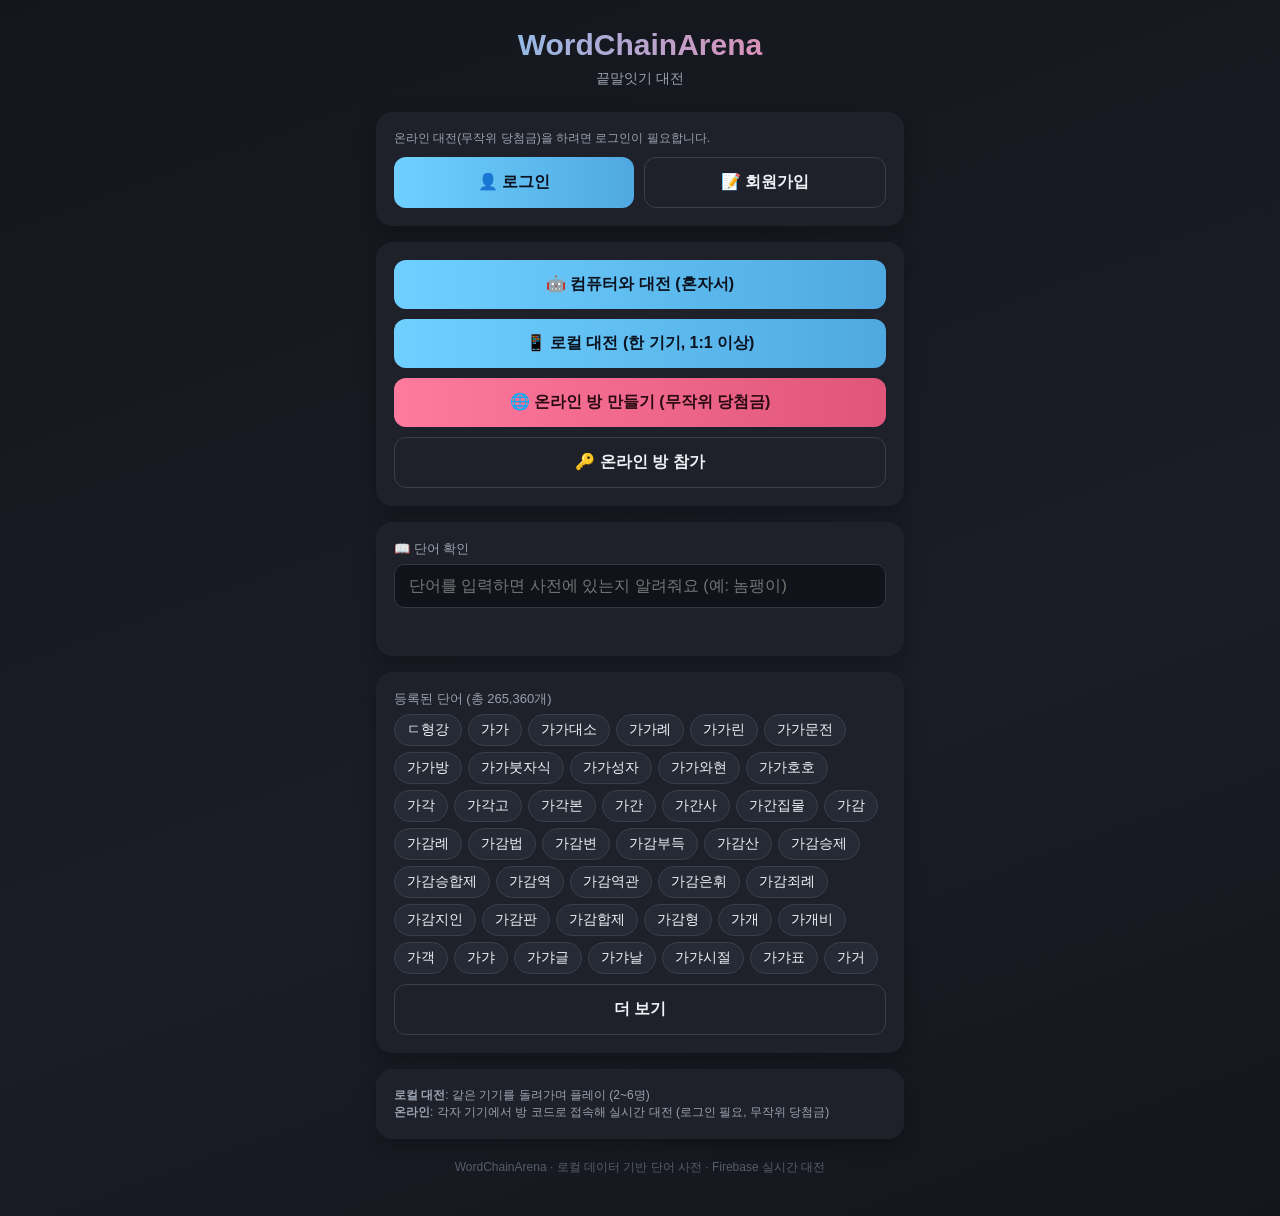
<file: index.html>
<!DOCTYPE html>
<html lang="ko">
<head>
<meta charset="UTF-8">
<meta name="viewport" content="width=device-width, initial-scale=1">
<title>WordChainArena - 끝말잇기</title>
<link rel="stylesheet" href="style.css">
</head>
<body>
<div id="app">

  <!-- 메인 메뉴 -->
  <section id="screen-menu" class="screen active">
    <h1 class="logo">WordChainArena</h1>
    <div class="subtitle">끝말잇기 대전</div>

    <div class="card" id="account-box">
      <div id="account-guest" style="display:flex; flex-direction:column; gap:10px;">
        <div class="small">온라인 대전(무작위 당첨금)을 하려면 로그인이 필요합니다.</div>
        <div class="btn-row">
          <button class="btn primary" data-go="login">👤 로그인</button>
          <button class="btn ghost" data-go="signup">📝 회원가입</button>
        </div>
      </div>
      <div id="account-user" class="hidden" style="display:flex; align-items:center; gap:10px; flex-wrap:wrap;">
        <div style="flex:1;">
          <b id="account-name">-</b>
          <div class="small">💰 보유 코인 <b id="account-coins">0</b></div>
        </div>
        <button class="btn ghost" data-go="ranking" style="width:auto; padding:8px 14px;">🏆 랭킹</button>
        <button class="btn ghost" id="menu-shop-btn" style="width:auto; padding:8px 14px;">🏷️ 칭호 상점</button>
        <button class="btn danger" id="logout-btn" style="width:auto; padding:8px 14px;">로그아웃</button>
      </div>
    </div>

    <div class="card" style="display:flex; flex-direction:column; gap:10px;">
      <button class="btn primary" data-go="cpu-setup">🤖 컴퓨터와 대전 (혼자서)</button>
      <button class="btn primary" data-go="local-setup">📱 로컬 대전 (한 기기, 1:1 이상)</button>
      <button class="btn accent2" id="menu-online-create">🌐 온라인 방 만들기 (무작위 당첨금)</button>
      <button class="btn ghost" id="menu-online-join">🔑 온라인 방 참가</button>
    </div>
    <div class="card">
      <label>📖 단어 확인</label>
      <input type="text" id="dict-q" placeholder="단어를 입력하면 사전에 있는지 알려줘요 (예: 놈팽이)" style="margin-bottom:8px;">
      <div id="dict-result" style="min-height:22px; font-weight:700;"></div>
    </div>
    <div class="card">
      <label>등록된 단어 (총 <span id="dict-total">0</span>개)</label>
      <div class="chips" id="dict-list" style="max-height:260px; overflow-y:auto; margin-bottom:10px;"></div>
      <button class="btn ghost" id="dict-more">더 보기</button>
    </div>
    <div class="card small">
      <b>로컬 대전</b>: 같은 기기를 돌려가며 플레이 (2~6명)<br>
      <b>온라인</b>: 각자 기기에서 방 코드로 접속해 실시간 대전 (로그인 필요, 무작위 당첨금)
    </div>
  </section>

  <!-- 로그인 -->
  <section id="screen-login" class="screen">
    <h1 class="logo" style="font-size:24px;">로그인</h1>
    <div class="card">
      <label>아이디</label>
      <input type="text" id="login-id" maxlength="16" placeholder="아이디">
      <label>비밀번호</label>
      <input type="password" id="login-pw" maxlength="64" placeholder="비밀번호">
      <button class="btn primary" id="login-btn">로그인</button>
      <div class="error-msg" id="login-error"></div>
    </div>
    <button class="btn ghost" data-go="menu">뒤로</button>
    <div class="center-msg" style="padding:6px 0;">계정이 없으신가요? <a href="#" id="go-signup-link">회원가입</a></div>
  </section>

  <!-- 회원가입 -->
  <section id="screen-signup" class="screen">
    <h1 class="logo" style="font-size:24px;">회원가입</h1>
    <div class="card">
      <label>아이디 (2~16자, 영문/숫자/한글)</label>
      <input type="text" id="signup-id" maxlength="16" placeholder="아이디">
      <label>비밀번호 (4자 이상)</label>
      <input type="password" id="signup-pw" maxlength="64" placeholder="비밀번호">
      <label>비밀번호 확인</label>
      <input type="password" id="signup-pw2" maxlength="64" placeholder="비밀번호 확인">
      <button class="btn primary" id="signup-btn">가입하고 시작하기</button>
      <div class="error-msg" id="signup-error"></div>
      <div class="small" style="margin-top:8px;">가입하면 시작 코인 <b id="signup-start-coins">1,000</b>개가 지급됩니다. 이 게임은 실제 돈이 아닌 게임머니이며,
        보안이 강한 서비스가 아니니 다른 곳에서 쓰는 비밀번호는 재사용하지 마세요.</div>
    </div>
    <button class="btn ghost" data-go="menu">뒤로</button>
  </section>

  <!-- 코인 랭킹 -->
  <section id="screen-ranking" class="screen">
    <h1 class="logo" style="font-size:24px;">💰 보유 코인 랭킹</h1>
    <div class="card">
      <div id="ranking-list" class="list-scroll">불러오는 중...</div>
    </div>
    <button class="btn ghost" data-go="menu">뒤로</button>
  </section>

  <!-- 칭호 상점 -->
  <section id="screen-shop" class="screen">
    <h1 class="logo" style="font-size:24px;">🏷️ 칭호 상점</h1>
    <div class="card">
      <div class="small">보유 코인 💰 <b id="shop-mycoins">0</b> · 현재 장착 <b id="shop-equipped">없음</b></div>
    </div>
    <div class="card">
      <label>칭호 목록 (가격 낮은 순)</label>
      <div id="shop-list" class="list-scroll">불러오는 중...</div>
    </div>
    <div class="card small">구매한 칭호는 온라인 대전 중 상대방에게, 그리고 랭킹 화면에서 닉네임 오른쪽에 [칭호] 형태로 표시됩니다.</div>
    <button class="btn ghost" data-go="menu">뒤로</button>
  </section>

  <!-- 컴퓨터 대전 설정 -->
  <section id="screen-cpu-setup" class="screen">
    <h1 class="logo" style="font-size:24px;">컴퓨터 대전 설정</h1>
    <div class="card">
      <div class="field"><label>내 이름</label><input type="text" id="cpu-name" maxlength="10" value="나"></div>
      <label>컴퓨터 난이도</label>
      <select id="cpu-level"><option value="rand">쉬움 (무작위 단어)</option><option value="smart">어려움 (이기는 단어를 노림)</option></select>
    </div>
    <div class="card" id="cpu-settings"></div>
    <div class="btn-row">
      <button class="btn ghost" data-go="menu">뒤로</button>
      <button class="btn primary" id="cpu-start-btn">게임 시작</button>
    </div>
  </section>

  <!-- 로컬 설정 -->
  <section id="screen-local-setup" class="screen">
    <h1 class="logo" style="font-size:24px;">로컬 대전 설정</h1>
    <div class="card">
      <div class="field">
        <label>인원 수 (2~6명)</label>
        <input type="number" id="local-count" min="2" max="6" value="2">
      </div>
      <div id="local-name-fields"></div>
      <button class="btn ghost" id="local-name-refresh">인원 수 적용</button>
    </div>
    <div class="card" id="local-settings"></div>
    <div class="btn-row">
      <button class="btn ghost" data-go="menu">뒤로</button>
      <button class="btn primary" id="local-start-btn">게임 시작</button>
    </div>
  </section>

  <!-- 온라인 방 만들기 -->
  <section id="screen-online-create" class="screen">
    <h1 class="logo" style="font-size:24px;">방 만들기</h1>
    <div class="card">
      <div class="small" style="margin-bottom:8px;">아이디: <b id="create-username">-</b> · 보유 코인 <b id="create-mycoins">0</b></div>
      <div class="small" style="margin-bottom:14px;">🎁 베팅이 아닙니다. 코인은 차감되지 않으며, 게임을 시작하면 당첨금이 <b>5,000원~100,000원(5,000원 단위)</b> 중 무작위로 정해지고, 이긴 사람이 그 금액을 그대로 받습니다.</div>
      <label>방 공개 설정</label>
      <select id="create-public">
        <option value="1">🌐 공개 — 다른 사람이 방 코드 없이 "방 참가" 화면 목록에서 바로 참가</option>
        <option value="0">🔒 비공개 — 방 코드를 아는 사람만 참가 가능</option>
      </select>
      <div id="create-settings"></div>
      <button class="btn primary" id="create-room-btn">방 만들기</button>
      <div class="error-msg" id="create-error"></div>
    </div>
    <button class="btn ghost" data-go="menu">뒤로</button>
  </section>

  <!-- 온라인 방 참가 -->
  <section id="screen-online-join" class="screen">
    <h1 class="logo" style="font-size:24px;">방 참가</h1>
    <div class="card">
      <div class="small" style="margin-bottom:8px;">아이디: <b id="join-username">-</b> · 보유 코인 <b id="join-mycoins">0</b></div>
      <label>방 코드 (4자리)</label>
      <input type="text" id="join-code" maxlength="4" placeholder="예: 1234">
      <button class="btn primary" id="join-room-btn">참가하기</button>
      <div class="error-msg" id="join-error"></div>
    </div>
    <div class="card">
      <label>🌐 공개방 목록 (참가자 모집 중, 3초마다 갱신)</label>
      <div id="join-public-rooms" class="small list-scroll">불러오는 중...</div>
    </div>
    <button class="btn ghost" data-go="menu">뒤로</button>
  </section>

  <!-- 온라인 대기실 -->
  <section id="screen-lobby" class="screen">
    <h1 class="logo" style="font-size:24px;">대기실</h1>
    <div class="card" style="text-align:center;">
      <div class="small">방 코드</div>
      <div class="room-code" id="lobby-code">----</div>
      <div class="small">친구에게 이 코드를 알려주세요</div>
    </div>
    <div class="card small" id="lobby-pot-box">🎁 베팅이 아닙니다. 코인 차감 없이, 게임 시작 시 <b>5,000원~100,000원(5,000원 단위)</b> 당첨금이 무작위로 정해지고 이긴 사람이 그대로 받습니다.</div>
    <div class="card">
      <label>참가자 (<span id="lobby-count">0</span>명)</label>
      <ul class="player-list" id="lobby-players"></ul>
    </div>
    <button class="btn primary" id="lobby-start-btn" style="display:none;">게임 시작</button>
    <div class="center-msg" id="lobby-wait-msg">호스트가 게임을 시작할 때까지 기다려주세요...</div>
    <div class="error-msg" id="lobby-error"></div>
    <button class="btn ghost" id="lobby-leave-btn">나가기</button>
  </section>

  <!-- 게임 화면 -->
  <section id="screen-game" class="screen">
    <div class="card">
      <ul class="player-list" id="game-players"></ul>
    </div>

    <div class="syllable-box">
      <div class="req">이 글자로 시작하는 단어를 입력하세요</div>
      <div class="letter" id="game-syllable">-</div>
      <div class="lastword" id="game-lastword"></div>
    </div>
    <div class="pot-badge hidden" id="game-pot-badge"></div>

    <div class="timer-wrap"><div class="timer-bar" id="timer-bar"></div></div>
    <div class="turn-status" id="turn-status">준비 중...</div>

    <div class="card">
      <div class="row-gap">
        <input type="text" id="word-input" placeholder="단어 입력" style="margin-bottom:0;">
        <button class="btn primary" id="submit-word-btn" style="width:auto; padding:12px 18px;">입력</button>
      </div>
      <div class="error-msg" id="word-error"></div>
      <div class="btn-row">
        <button class="btn danger" id="giveup-btn">포기</button>
      </div>
    </div>

    <div class="card">
      <label>기록</label>
      <div class="history" id="game-history"></div>
    </div>
  </section>

  <!-- 결과 화면 -->
  <section id="screen-result" class="screen">
    <h1 class="logo" style="font-size:24px;">게임 종료</h1>
    <div class="card">
      <div class="small" style="text-align:center;">승자</div>
      <div class="winner-name" id="result-winner">-</div>
      <div class="pot-badge hidden" id="result-pot-badge" style="margin:8px auto 0;"></div>
    </div>
    <div class="card">
      <label>전체 기록</label>
      <div class="history" id="result-history" style="max-height:260px; flex-direction:column;"></div>
    </div>
    <button class="btn accent2" id="replay-btn">🔄 다시 플레이</button>
    <div class="center-msg" id="replay-note" style="padding:0;"></div>
    <button class="btn primary" data-go="menu">메인으로</button>
  </section>

  <div class="footer-note">WordChainArena · 로컬 데이터 기반 단어 사전 · Firebase 실시간 대전</div>
</div>

<div id="site-overlay" class="hidden"><div><div style="font-size:48px;">🔒</div><div id="site-overlay-msg"></div></div></div>
<div id="coin-fx-layer"></div>
<script src="words.js"></script>
<script src="game.js"></script>
<script src="firebase.js"></script>
<script src="app.js"></script>
</body>
</html>
</file>
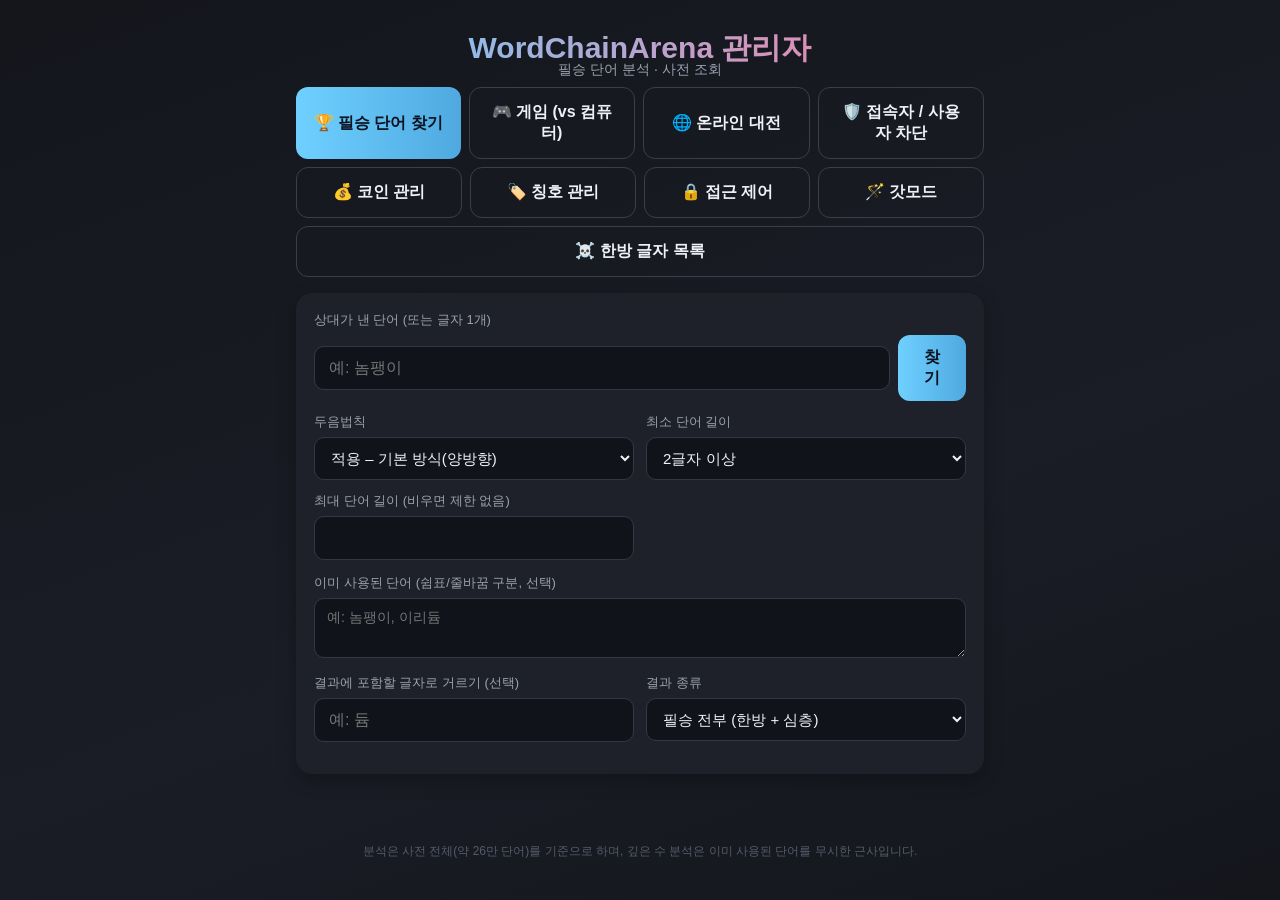
<file: admin.html>
<!DOCTYPE html>
<html lang="ko">
<head>
<meta charset="UTF-8">
<meta name="viewport" content="width=device-width, initial-scale=1">
<title>WordChainArena 관리자 패널</title>
<link rel="stylesheet" href="style.css">
<style>
  #app { max-width: 720px; }
  .tabs { display: flex; gap: 8px; flex-wrap: wrap; } .tabs .btn { min-width: 140px; }
  .tabs .btn { flex: 1; }
  .row2 { display: grid; grid-template-columns: 1fr 1fr; gap: 12px; }
  textarea { width: 100%; min-height: 60px; padding: 10px 12px; border-radius: 10px; border: 1px solid #333846;
    background: #11131a; color: var(--text); font-size: 14px; margin-bottom: 12px; font-family: inherit; }
  .verdict { padding: 12px 14px; border-radius: 12px; font-size: 15px; margin-bottom: 12px; background: var(--panel2); }
  .verdict.good { outline: 2px solid var(--good); } .verdict.bad { outline: 2px solid var(--bad); }
  .ans { display: flex; align-items: center; gap: 10px; padding: 8px 12px; border-radius: 10px; background: #171a22; margin-bottom: 6px; cursor: pointer; }
  .ans b { font-size: 18px; } .ans .tag { margin-left: auto; }
  .badge { font-size: 11px; padding: 2px 8px; border-radius: 999px; background: var(--accent2); color: #2a0b12; font-weight: 700; }
  .badge.d0 { background: var(--good); color: #05230f; }
  .list-scroll { max-height: 55vh; overflow-y: auto; }
  table { width: 100%; border-collapse: collapse; font-size: 14px; }
  td, th { padding: 6px 8px; border-bottom: 1px solid #2a2e3a; text-align: left; }
</style>
</head>
<body>
<div id="app">
  <h1 class="logo">WordChainArena 관리자</h1>
  <div class="subtitle">필승 단어 분석 · 사전 조회</div>

  <div class="tabs">
    <button class="btn primary" data-tab="win">🏆 필승 단어 찾기</button>
    <button class="btn ghost" data-tab="game">🎮 게임 (vs 컴퓨터)</button>
    <button class="btn ghost" data-tab="online">🌐 온라인 대전</button>
    <button class="btn ghost" data-tab="users">🛡️ 접속자 / 사용자 차단</button>
    <button class="btn ghost" data-tab="wallet">💰 코인 관리</button>
    <button class="btn ghost" data-tab="titles">🏷️ 칭호 관리</button>
    <button class="btn ghost" data-tab="lock">🔒 접근 제어</button>
    <button class="btn ghost" data-tab="god">🪄 갓모드</button>
    <button class="btn ghost" data-tab="dead">☠️ 한방 글자 목록</button>
  </div>

  <!-- 필승 단어 찾기 -->
  <section id="tab-win" class="screen active" style="margin-top:16px;">
    <div class="card">
      <label>상대가 낸 단어 (또는 글자 1개)</label>
      <div class="row-gap">
        <input type="text" id="in-word" placeholder="예: 놈팽이" style="margin-bottom:0;">
        <button class="btn primary" id="go-btn" style="width:auto; padding:12px 20px;">찾기</button>
      </div>
      <div style="height:12px"></div>
      <div class="row2">
        <div><label>두음법칙</label>
          <select id="in-dueum"><option value="full">적용 – 기본 방식(양방향)</option><option value="std">적용 – 표준(단방향)</option><option value="none">적용 안 함</option></select></div>
        <div><label>최소 단어 길이</label>
          <select id="in-minlen"><option value="2">2글자 이상</option><option value="3">3글자 이상</option><option value="4">4글자 이상</option></select></div>
      </div>
      <div class="row2"><div><label>최대 단어 길이 (비우면 제한 없음)</label><input type="number" id="in-maxlen" min="2" max="20"></div><div></div></div>
      <label>이미 사용된 단어 (쉼표/줄바꿈 구분, 선택)</label>
      <textarea id="in-used" placeholder="예: 놈팽이, 이리듐"></textarea>
      <div class="row2">
        <div><label>결과에 포함할 글자로 거르기 (선택)</label><input type="text" id="in-filter" placeholder="예: 듐"></div>
        <div><label>결과 종류</label>
          <select id="in-mode"><option value="all">필승 전부 (한방 + 심층)</option><option value="d0">즉시 한방만</option></select></div>
      </div>
    </div>
    <div id="out"></div>
  </section>

  <!-- 게임 -->
  <section id="tab-game" class="screen" style="margin-top:16px;">
    <div class="card">
      <div class="row2">
        <div><label>두음법칙</label>
          <select id="g-dueum"><option value="full">기본 방식(양방향)</option><option value="std">표준(단방향)</option><option value="none">적용 안 함</option></select></div>
        <div><label>최소 단어 길이</label>
          <select id="g-minlen"><option value="2">2글자 이상</option><option value="3">3글자 이상</option><option value="4">4글자 이상</option></select></div>
      </div>
      <div class="row2"><div><label>최대 단어 길이 (비우면 제한 없음)</label><input type="number" id="g-maxlen" min="2" max="20"></div><div></div></div>
      <div class="row2">
        <div><label>한방 단어</label><select id="g-ban"><option value="allow">허용</option><option value="ban">금지</option></select></div>
        <div><label>컴퓨터 실력</label><select id="g-ai"><option value="smart">필승 단어 사용</option><option value="rand">무작위</option></select></div>
      </div>
      <button class="btn primary" id="g-start">새 게임 시작</button>
    </div>
    <div id="g-board" class="hidden">
      <div class="syllable-box"><div class="req">이 글자로 시작하는 단어를 입력하세요</div><div class="letter" id="g-syll">-</div><div class="lastword" id="g-last"></div></div>
      <div class="card" style="margin-top:12px;">
        <div class="row-gap">
          <input type="text" id="g-in" placeholder="단어 입력" style="margin-bottom:0;">
          <button class="btn primary" id="g-send" style="width:auto; padding:12px 18px;">입력</button>
        </div>
        <div class="error-msg" id="g-msg" style="margin-top:8px;"></div>
        <div class="btn-row">
          <button class="btn ghost" id="g-hint">💡 힌트 (필승 단어)</button>
          <button class="btn danger" id="g-giveup">포기</button>
        </div>
        <div class="chips" id="g-hints" style="margin-top:10px;"></div>
      </div>
      <div class="card" style="margin-top:12px;"><label>기록</label><div class="history" id="g-hist"></div></div>
    </div>
  </section>

  <!-- 온라인 대전 -->
  <section id="tab-online" class="screen" style="margin-top:16px;">
    <div class="card" id="o-setup">
      <div class="row2">
        <div><label>닉네임</label><input type="text" id="o-name" maxlength="10" value="관리자"></div>
        <div><label>방 코드 (참가할 때만)</label><input type="text" id="o-code" maxlength="4" placeholder="예: 1234"></div>
      </div>
      <div class="row2">
        <div><label>제한 시간 (초, 방 만들 때)</label><input type="number" id="o-sec" min="5" max="120" value="20"></div>
        <div><label>방 설정</label><div class="small" style="padding:10px 0;">두음법칙·최소 길이·한방 단어는 <b>🎮 게임 탭</b>의 값으로 만들어집니다.</div></div>
      </div>
      <div class="btn-row">
        <button class="btn accent2" id="o-create">방 만들기</button>
        <button class="btn primary" id="o-join">방 참가</button>
      </div>
      <div class="error-msg" id="o-err" style="margin-top:10px;"></div>
      <label style="margin-top:14px;">🟢 참가자 모집 중인 방 (3초마다 갱신)</label>
      <div id="o-rooms" class="small">불러오는 중...</div>
    </div>
    <div id="o-play" class="hidden">
      <div class="card" style="text-align:center;"><span class="small">방 코드</span>
        <div class="room-code" id="o-roomcode">----</div></div>
      <div class="card"><ul class="player-list" id="o-players"></ul></div>
      <button class="btn primary" id="o-start" style="display:none;">게임 시작</button>
      <div class="syllable-box"><div class="letter" id="o-syll">-</div><div class="lastword" id="o-last"></div></div>
      <div class="timer-wrap"><div class="timer-bar" id="o-bar"></div></div>
      <div class="turn-status" id="o-status">대기 중...</div>
      <div class="card">
        <div class="row-gap">
          <input type="text" id="o-in" placeholder="단어 입력" style="margin-bottom:0;" disabled>
          <button class="btn primary" id="o-send" style="width:auto; padding:12px 18px;" disabled>입력</button>
        </div>
        <div class="error-msg" id="o-msg" style="margin-top:8px;"></div>
        <div class="btn-row">
          <button class="btn ghost" id="o-hint">💡 힌트 (필승 단어)</button>
          <button class="btn danger" id="o-giveup">포기</button>
        </div>
        <div class="chips" id="o-hints" style="margin-top:10px;"></div>
      </div>
      <div class="card"><label>기록</label><div class="history" id="o-hist"></div></div>
      <button class="btn ghost" id="o-leave">나가기</button>
    </div>
  </section>

  <!-- 접속자 / 사용자 차단 -->
  <section id="tab-users" class="screen" style="margin-top:16px;">
    <div class="card">
      <label>🟢 현재 접속 중 (최근 30초 이내 활동, 3초마다 갱신) <span id="u-count"></span></label>
      <div id="u-online" class="small">불러오는 중...</div>
    </div>
    <div class="card">
      <label>사용자 직접 차단</label>
      <div class="row-gap">
        <input type="text" id="u-input" placeholder="차단할 아이디" style="margin-bottom:0;">
        <input type="text" id="u-reason" placeholder="사유 (선택)" style="margin-bottom:0;">
        <button class="btn danger" id="u-add" style="width:auto; padding:12px 18px;">차단</button>
      </div>
      <div class="error-msg" id="u-err" style="margin-top:10px;"></div>
    </div>
    <div class="card">
      <label>🚫 차단된 사용자 <span id="u-ban-count"></span></label>
      <div id="u-blocked" class="small">불러오는 중...</div>
    </div>
    <div class="small">차단은 로그인 아이디(계정) 기준입니다. 로그인하지 않은 손님은 계정이 없어 차단할 수 없고, 로컬(vs 컴퓨터) 플레이에는 영향을 주지 않습니다. 차단된 계정은 로그인 상태로 접속하면 사이트 전체가 잠깁니다.</div>
  </section>

  <!-- 코인 관리 -->
  <section id="tab-wallet" class="screen" style="margin-top:16px;">
    <div class="card">
      <label>아이디로 조회 / 변경</label>
      <div class="row-gap">
        <input type="text" id="w-user" placeholder="아이디" style="margin-bottom:0;">
        <button class="btn ghost" id="w-look" style="width:auto; padding:12px 18px;">조회</button>
      </div>
      <div class="verdict good hidden" id="w-info" style="margin-top:4px;"></div>
      <div class="row2" style="margin-top:12px;">
        <div><label>코인 수</label><input type="number" id="w-amount" min="0" placeholder="예: 1000"></div>
        <div><label>&nbsp;</label>
          <div class="btn-row" style="margin-top:0;">
            <button class="btn primary" id="w-add">💰 지급</button>
            <button class="btn danger" id="w-sub">➖ 차감</button>
            <button class="btn ghost" id="w-set">= 값으로 설정</button>
          </div>
        </div>
      </div>
      <div class="error-msg" id="w-err" style="margin-top:10px;"></div>
    </div>
    <div class="card">
      <label>전체 사용자 코인 순위 <span id="w-list-count"></span></label>
      <div id="w-list" class="small list-scroll">불러오는 중...</div>
    </div>
  </section>

  <!-- 칭호 관리 -->
  <section id="tab-titles" class="screen" style="margin-top:16px;">
    <div class="card">
      <label>새 칭호 추가</label>
      <div class="row2">
        <div><label>칭호 이름</label><input type="text" id="t-name" maxlength="20" placeholder="예: 끝판왕"></div>
        <div><label>가격 (코인)</label><input type="number" id="t-price" min="0" step="500" placeholder="예: 5000"></div>
      </div>
      <button class="btn primary" id="t-add">추가</button>
      <div class="error-msg" id="t-err"></div>
    </div>
    <div class="card">
      <label>등록된 칭호 (가격 낮은 순) <span id="t-count"></span></label>
      <div id="t-list" class="small list-scroll">불러오는 중...</div>
    </div>
    <div class="small">추가한 칭호는 일반 유저 화면의 "🏷️ 칭호 상점"에서 코인으로 구매·장착할 수 있으며, 장착 시 온라인 대전 중 상대방과 랭킹 화면에 닉네임 오른쪽에 [칭호] 형태로 표시됩니다.</div>
  </section>

  <!-- 접근 제어 -->
  <section id="tab-lock" class="screen" style="margin-top:16px;">
    <div class="card">
      <div class="verdict" id="l-state">상태 불러오는 중...</div>
      <label>차단 시 일반 유저에게 보여줄 안내 문구</label>
      <input type="text" id="l-msg" maxlength="80" value="점검 중입니다. 잠시 후 다시 접속해주세요.">
      <div class="btn-row">
        <button class="btn danger" id="l-off">🔒 일반 접근 차단 (OFF)</button>
        <button class="btn primary" id="l-on">🔓 접근 허용 (ON)</button>
      </div>
      <div class="small" style="margin-top:12px;">
        차단하면 일반 사이트가 <b>전체 잠금</b>되어 로컬 대전·방 만들기·방 참가 등 아무 기능도 쓸 수 없고, 진행 중인 게임도 중단됩니다.
        관리자 패널은 영향받지 않습니다. 일반 유저 화면에는 최대 5초 안에 반영됩니다.
      </div>
      <div class="error-msg" id="l-err" style="margin-top:10px;"></div>
    </div>
  </section>

  <!-- 갓모드 -->
  <section id="tab-god" class="screen" style="margin-top:16px;">
    <div class="card">
      <div class="verdict" id="god-state">상태 불러오는 중...</div>
      <div class="btn-row">
        <button class="btn danger" id="god-off">🪄 갓모드 끄기 (OFF)</button>
        <button class="btn primary" id="god-on">🪄 갓모드 켜기 (ON)</button>
      </div>
      <div class="small" style="margin-top:12px;">
        관리자인 나에게만 적용됩니다. 켜면 <b>🎮 게임(vs 컴퓨터)</b>와 <b>🌐 온라인 대전</b> 탭에서 내가 내는 단어는
        사전에 없어도 그대로 통과됩니다. (이어야 하는 글자 규칙과 이미 사용한 단어 금지는 그대로 적용됩니다.)
        일반 유저 화면(index.html)이나 온라인 방의 다른 참가자에게는 영향을 주지 않으며, 이 브라우저에만 저장됩니다.
      </div>
    </div>
  </section>

  <!-- 한방 글자 목록 -->
  <section id="tab-dead" class="screen" style="margin-top:16px;">
    <div class="card">
      <div class="small" style="margin-bottom:10px;">현재 설정(위 탭의 두음법칙/최소 길이)에서 <b>이 글자로 끝나면 상대가 이을 단어가 없는</b> 글자입니다.</div>
      <button class="btn ghost" id="dead-btn">목록 불러오기</button>
      <div id="dead-out" style="margin-top:12px;"></div>
    </div>
  </section>

  <div class="footer-note">분석은 사전 전체(약 26만 단어)를 기준으로 하며, 깊은 수 분석은 이미 사용된 단어를 무시한 근사입니다.</div>
</div>

<script src="words.js"></script>
<script src="game.js"></script>
<script src="firebase.js"></script>
<script>
const $ = id => document.getElementById(id);
const esc = s => s.replace(/[&<>]/g, c => ({ '&': '&amp;', '<': '&lt;', '>': '&gt;' }[c]));

document.querySelectorAll('[data-tab]').forEach(b => b.addEventListener('click', () => {
  document.querySelectorAll('[data-tab]').forEach(x => x.classList.replace('primary', 'ghost'));
  b.classList.replace('ghost', 'primary');
  document.querySelectorAll('.screen').forEach(s => s.classList.remove('active'));
  $('tab-' + b.dataset.tab).classList.add('active');
}));

const maxOf = (a, b) => { const mn = parseInt($(a).value), mx = parseInt($(b).value) || 0; return mx && mx < mn ? mn : mx; };
function applySettings() {
  Game.setSettings({ dueum: $('in-dueum').value, minLen: parseInt($('in-minlen').value), maxLen: maxOf('in-minlen', 'in-maxlen') });
}
const wait = fn => { $('out').innerHTML = '<div class="center-msg">분석 중...</div>'; setTimeout(fn, 30); };

function run() {
  const word = $('in-word').value.trim();
  if (!/^[가-힣]+$/.test(word)) { $('out').innerHTML = '<div class="verdict bad">한글 단어(또는 글자 1개)를 입력하세요.</div>'; return; }
  wait(() => {
    applySettings();
    const used = new Set($('in-used').value.split(/[,\n]/).map(s => s.trim()).filter(Boolean));
    const syll = Game.lastSyll(word);
    const starts = Game.equivClass(syll);
    let list = Game.winWords(word, used);
    const d0 = list.filter(x => x.depth === 0).length;
    if ($('in-mode').value === 'd0') list = list.filter(x => x.depth === 0);
    const f = $('in-filter').value.trim();
    if (f) list = list.filter(x => x.word.includes(f));

    const inDict = word.length === 1 || Game.exists(word);
    const warn = inDict ? '' : ' <span class="small">(사전에 없는 단어입니다)</span>';
    let html = `<div class="verdict ${d0 || list.length ? 'good' : 'bad'}"><b>${esc(word)}</b>${warn} → 이어야 하는 글자: <b>${starts.map(esc).join(' / ')}</b><br>` +
      (list.length
        ? `필승 단어 <b>${list.length.toLocaleString()}</b>개 (즉시 한방 ${d0.toLocaleString()}개)`
        : `필승 단어가 없습니다. 이 단어를 받은 쪽이 불리하지 않거나(무한 반복 가능), 사전상 필승 경로가 없습니다.`) + `</div>`;

    html += '<div class="list-scroll">' + list.slice(0, 200).map(x => {
      const l = Game.lastSyll(x.word);
      const n = Game.candidates(l, new Set([...used, word, x.word])).length;
      const tag = x.depth === 0
        ? `<span class="badge d0">즉시 한방</span>`
        : `<span class="badge">${x.depth + 1}수 필승</span>`;
      return `<div class="ans" data-w="${esc(x.word)}"><b>${esc(x.word)}</b>${tag}<span class="tag">'${esc(l)}'로 이을 수 있는 단어 ${n}개</span></div>`;
    }).join('') + (list.length > 200 ? `<div class="small" style="text-align:center;padding:8px;">상위 200개만 표시 (거르기로 좁혀보세요)</div>` : '') + '</div>';
    $('out').innerHTML = html;
    $('out').querySelectorAll('.ans').forEach(el => el.addEventListener('click', () => {
      navigator.clipboard && navigator.clipboard.writeText(el.dataset.w);
      $('in-word').value = el.dataset.w;   // 눌러서 이어서 분석 가능
    }));
  });
}
// ===== 직전 단어 표시 =====
function lastWordHTML(pairs) {   // pairs: [[누가, 단어], ...]
  for (let i = pairs.length - 1; i >= 0; i--) {
    if (['시작 글자', '결과'].includes(pairs[i][0])) continue;
    const w = pairs[i][1];
    return '직전 단어: ' + esc(w.slice(0, -1)) + '<b>' + esc(w.slice(-1)) + '</b>';
  }
  return '';
}
// ===== 관리자 게임 (vs 컴퓨터) =====
const G = { used: new Set(), syll: null, hist: [], over: false, ban: false };
function gRender() {
  $('g-board').classList.remove('hidden');
  $('g-syll').textContent = G.syll;
  $('g-last').innerHTML = lastWordHTML(G.hist);
  $('g-hist').innerHTML = G.hist.map(([who, w]) => `<div class="entry"><span>${esc(w)}</span><span class="who">${who}</span></div>`).join('');
  $('g-in').disabled = $('g-send').disabled = G.over;
}
function gEnd(msg) { G.over = true; G.hist.push(['결과', msg]); $('g-msg').textContent = msg; gRender(); }
function gGoodWords(syll) {   // syll 로 이을 때 필승인 단어들 (한방 금지 규칙 반영)
  let l = Game.winWords(syll, G.used);
  return G.ban ? l.filter(x => x.depth > 0) : l;
}
$('g-start').addEventListener('click', () => {
  Game.setSettings({ dueum: $('g-dueum').value, minLen: parseInt($('g-minlen').value), maxLen: maxOf('g-minlen', 'g-maxlen'), banHanbang: $('g-ban').value === 'ban' });
  G.ban = $('g-ban').value === 'ban';
  const st = Game.newStart();
  G.used = new Set(st.word ? [st.word] : []); G.syll = st.syll; G.over = false;
  G.hist = [[st.label, st.word || st.syll]]; $('g-msg').textContent = ''; $('g-hints').innerHTML = ''; gRender();
});
function gSend() {
  if (G.over) return;
  const w = $('g-in').value.trim(), v = Game.validateMove(w, G.syll, G.used);
  if (!v.ok) { $('g-msg').textContent = v.reason; return; }
  $('g-msg').textContent = ''; $('g-hints').innerHTML = ''; $('g-in').value = '';
  G.used.add(w); G.hist.push(['나', w]);
  const cands = Game.candidates(Game.lastSyll(w), G.used).filter(c => !G.ban || Game.hasAnyContinuation(Game.lastSyll(c), G.used, c));
  if (!cands.length) return gEnd('🏆 컴퓨터가 이을 단어가 없습니다. 내 승리!');
  let pick;
  if ($('g-ai').value === 'smart') { const g = gGoodWords(w); if (g.length) pick = g[0].word; }
  pick = pick || cands[Math.floor(Math.random() * cands.length)];
  G.used.add(pick); G.hist.push(['컴퓨터', pick]); G.syll = Game.lastSyll(pick);
  if (!Game.hasAnyContinuation(G.syll, G.used)) return gEnd('💀 이을 단어가 없습니다. 컴퓨터 승리!');
  gRender();
}
$('g-send').addEventListener('click', gSend);
$('g-in').addEventListener('keydown', e => { if (e.key === 'Enter') gSend(); });
$('g-giveup').addEventListener('click', () => { if (!G.over) gEnd('포기했습니다. 컴퓨터 승리!'); });
$('g-hint').addEventListener('click', () => {
  if (G.over) return;
  let g = gGoodWords(G.syll), label = '필승';
  let words = g.slice(0, 8).map(x => x.word);
  if (!words.length) {
    label = '일반';
    words = Game.candidates(G.syll, G.used).filter(c => !G.ban || Game.hasAnyContinuation(Game.lastSyll(c), G.used, c)).slice(0, 8);
  }
  $('g-hints').innerHTML = `<span class="small" style="width:100%">${label} 힌트 (눌러서 입력)</span>` +
    words.map(w => `<button class="chip">${esc(w)}</button>`).join('');
  $('g-hints').querySelectorAll('button').forEach(b => b.addEventListener('click', () => { $('g-in').value = b.textContent; }));
});

// ===== 관리자 온라인 대전 =====
const O = { id: 'adm_' + Math.random().toString(36).slice(2, 8), name: '', code: null, room: null, poll: null, tick: null, elim: false };
const oUsed = () => new Set((O.room && O.room.usedWords) || []);
const oMine = () => O.room && O.room.status === 'playing' && (O.room.order || [])[O.room.turnIndex] === O.id;

async function oEnter(room, code, name) {
  O.room = room; O.code = code; O.name = name; O.elim = false;
  if (room.settings) Game.setSettings(room.settings);
  $('o-setup').classList.add('hidden'); $('o-play').classList.remove('hidden');
  $('o-roomcode').textContent = code;
  clearInterval(O.poll); clearInterval(O.tick);
  O.poll = setInterval(oPoll, 1200); O.tick = setInterval(oTick, 200);
  oRender();
}
async function oJoinCode(code) {
  const name = $('o-name').value.trim() || '관리자'; $('o-err').textContent = '';
  try { const room = await FB.joinRoom(code, name, O.id); await oEnter(room, code, name); }
  catch (e) { $('o-err').textContent = e.message; }
}
async function oListRooms() {
  if (O.code || !$('tab-online').classList.contains('active')) return;
  try {
    const rooms = await FB.listRooms();
    FB.sweep(rooms).catch(() => {});
    const arr = Object.values(rooms).filter(r => r && r.status === 'waiting' && Date.now() - (r.createdAt || 0) < 6 * 3600e3)
      .sort((a, b) => b.createdAt - a.createdAt);
    $('o-rooms').innerHTML = arr.length ? arr.map(r => {
      const ids = Object.keys(r.players || {}), host = (r.players[r.hostId] || {}).name || '?';
      return `<div class="ans"><b>${esc(r.code)}</b><span>방장 ${esc(host)}</span><span class="tag">${ids.length}명 대기 중</span>
        <button class="btn primary" data-code="${esc(r.code)}" style="width:auto; padding:6px 14px; font-size:14px;">바로 참가</button></div>`;
    }).join('') : '현재 모집 중인 방이 없습니다.';
    $('o-rooms').querySelectorAll('button[data-code]').forEach(b => b.addEventListener('click', e => { e.stopPropagation(); oJoinCode(b.dataset.code); }));
  } catch (e) { $('o-rooms').textContent = '방 목록을 불러오지 못했습니다.'; }
}
setInterval(oListRooms, 3000);
document.querySelector('[data-tab="online"]').addEventListener('click', () => setTimeout(oListRooms, 50));
$('o-create').addEventListener('click', async () => {
  const name = $('o-name').value.trim() || '관리자'; $('o-err').textContent = '';
  const s = { dueum: $('g-dueum').value, minLen: parseInt($('g-minlen').value), maxLen: maxOf('g-minlen', 'g-maxlen'), banHanbang: $('g-ban').value === 'ban',
              turnSeconds: Math.max(5, Math.min(120, parseInt($('o-sec').value) || 20)), startMode: 'random', startSyll: '', assist: true };
  try { const room = await FB.createRoom(name, O.id, s); await oEnter(room, room.code, name); }
  catch (e) { $('o-err').textContent = e.message; }
});
$('o-join').addEventListener('click', async () => {
  const name = $('o-name').value.trim() || '관리자', code = $('o-code').value.trim(); $('o-err').textContent = '';
  if (!code) { $('o-err').textContent = '방 코드를 입력하세요.'; return; }
  try { const room = await FB.joinRoom(code, name, O.id); await oEnter(room, code, name); }
  catch (e) { $('o-err').textContent = e.message; }
});
async function oPoll() {
  try {
    const room = await FB.getRoom(O.code);
    if (!room) return;
    O.room = room;
    if (room.settings) Game.setSettings(room.settings);
    oRender();
    if (room.status === 'finished') { clearInterval(O.poll); clearInterval(O.tick); }
  } catch (e) { console.error(e); }
}
function oRender() {
  const r = O.room; if (!r) return;
  const order = r.order || [];
  $('o-players').innerHTML = order.map((pid, i) => {
    const p = r.players[pid] || {}, cls = (r.status === 'playing' && i === r.turnIndex && p.alive ? 'turn ' : '') + (p.alive ? '' : 'dead');
    return `<li class="${cls}">${esc(p.name || '?')}${pid === r.hostId ? ' (방장)' : ''}${pid === O.id ? ' (나)' : ''}</li>`;
  }).join('');
  $('o-start').style.display = r.status === 'waiting' && r.hostId === O.id ? 'block' : 'none';
  $('o-syll').textContent = r.currentSyllable || '-';
  $('o-last').innerHTML = lastWordHTML((r.history || []).map(h => [h.name, h.word]));
  $('o-hist').innerHTML = (r.history || []).map(h => `<div class="entry"><span>${esc(h.word)}</span><span class="who">${esc(h.name)}</span></div>`).join('');
  if (r.status === 'finished') {
    const w = r.winnerId && r.players[r.winnerId] ? r.players[r.winnerId].name : '무승부';
    $('o-status').textContent = `게임 종료 – 🏆 ${w}`; $('o-in').disabled = $('o-send').disabled = true;
  } else if (r.status === 'waiting') $('o-status').textContent = '대기 중... (방장이 시작하면 진행됩니다)';
}
function oTick() {
  const r = O.room; if (!r || r.status !== 'playing') return;
  const total = (r.turnSeconds || 20) * 1000, rem = Math.max(0, total - (Date.now() - (r.turnStartedAt || Date.now())));
  $('o-bar').style.width = (rem / total * 100) + '%'; $('o-bar').classList.toggle('warn', rem / total < .3);
  const cur = r.players[(r.order || [])[r.turnIndex]] || {}, mine = oMine();
  $('o-status').textContent = mine ? `내 차례! (${Math.ceil(rem / 1000)}초)` : `${cur.name || '?'}님 차례 (${Math.ceil(rem / 1000)}초)`;
  $('o-status').classList.toggle('mine', mine);
  $('o-in').disabled = $('o-send').disabled = !mine;
  if (rem <= 0 && !O.elim) { O.elim = true; FB.eliminateCurrentPlayer(O.code, r).finally(() => setTimeout(() => O.elim = false, 1500)); }
}
$('o-start').addEventListener('click', async () => {
  if (Object.keys(O.room.players).length < 2) { $('o-msg').textContent = '최소 2명이 필요합니다.'; return; }
  await FB.startGame(O.code, O.room);
});
async function oSend() {
  const w = $('o-in').value.trim();
  if (!oMine()) { $('o-msg').textContent = '내 차례가 아닙니다.'; return; }
  const v = Game.validateMove(w, O.room.currentSyllable, oUsed());
  if (!v.ok) { $('o-msg').textContent = v.reason; return; }
  $('o-msg').textContent = ''; $('o-hints').innerHTML = ''; $('o-in').value = '';
  await FB.submitWord(O.code, O.room, O.id, O.name, w);
}
$('o-send').addEventListener('click', oSend);
$('o-in').addEventListener('keydown', e => { if (e.key === 'Enter') oSend(); });
$('o-giveup').addEventListener('click', () => { if (oMine()) FB.eliminateCurrentPlayer(O.code, O.room); else $('o-msg').textContent = '내 차례가 아닙니다.'; });
$('o-hint').addEventListener('click', () => {
  const r = O.room; if (!r || !r.currentSyllable) return;
  const ban = Game.getSettings().banHanbang, used = oUsed(), ok = c => !ban || Game.hasAnyContinuation(Game.lastSyll(c), used, c);
  let words = Game.winWords(r.currentSyllable, used).filter(x => !ban || x.depth > 0).slice(0, 8).map(x => x.word), label = '필승';
  if (!words.length) { label = '일반'; words = Game.candidates(r.currentSyllable, used).filter(ok).slice(0, 8); }
  $('o-hints').innerHTML = `<span class="small" style="width:100%">${label} 힌트 (눌러서 입력)</span>` + words.map(w => `<button class="chip">${esc(w)}</button>`).join('');
  $('o-hints').querySelectorAll('button').forEach(b => b.addEventListener('click', () => { $('o-in').value = b.textContent; }));
});
$('o-leave').addEventListener('click', () => {
  clearInterval(O.poll); clearInterval(O.tick); O.room = null; O.code = null;
  $('o-play').classList.add('hidden'); $('o-setup').classList.remove('hidden');
});

// ===== 접근 제어 =====
async function lRefresh() {
  try {
    const c = await FB.getConfig(), off = c.siteOpen === false;
    $('l-state').className = 'verdict ' + (off ? 'bad' : 'good');
    $('l-state').innerHTML = off ? '현재 상태: <b>🔒 차단 중 (OFF)</b>' : '현재 상태: <b>🔓 허용 중 (ON)</b>';
    if (c.message) $('l-msg').value = c.message;
  } catch (e) { $('l-state').textContent = '상태를 불러오지 못했습니다.'; }
}
async function lSet(open) {
  $('l-err').textContent = '';
  try { await FB.setConfig({ siteOpen: open, message: $('l-msg').value.trim(), updatedAt: Date.now() }); await lRefresh(); }
  catch (e) { $('l-err').textContent = e.message; }
}
$('l-off').addEventListener('click', () => lSet(false));
$('l-on').addEventListener('click', () => lSet(true));
lRefresh();

// ===== 갓모드 (관리자 브라우저에만 적용되는 로컬 설정) =====
function godRefresh() {
  const on = localStorage.getItem('wca_godmode') === '1';
  Game.setGodMode(on);
  $('god-state').className = 'verdict ' + (on ? 'good' : 'bad');
  $('god-state').innerHTML = on ? '현재 상태: <b>🪄 켜짐 (ON)</b> – 이 관리자 화면에서 내가 내는 단어는 사전에 없어도 허용됩니다.' : '현재 상태: <b>꺼짐 (OFF)</b>';
}
function godSet(on) {
  localStorage.setItem('wca_godmode', on ? '1' : '0');
  godRefresh();
}
$('god-off').addEventListener('click', () => godSet(false));
$('god-on').addEventListener('click', () => godSet(true));
godRefresh();

// ===== 접속자 / 사용자 차단 =====
const ago = t => { const s = Math.max(0, Math.round((Date.now() - t) / 1000)); return s < 60 ? `${s}초 전` : `${Math.floor(s / 60)}분 전`; };
const SCREEN_KO = { menu: '메인', 'local-setup': '로컬 설정', 'cpu-setup': '컴퓨터 설정', 'online-create': '방 만들기', 'online-join': '방 참가', lobby: '대기실', game: '게임 중', result: '결과' };
async function uRefresh() {
  if (!$('tab-users').classList.contains('active')) return;
  try {
    const [pres, ban] = await Promise.all([FB.listPresence(), FB.listBlockedUsers()]);
    const now = Date.now(), sessions = [];
    Object.entries(pres).forEach(([id, p]) => {
      if (!p) return;
      if (now - p.lastSeen > 10 * 60e3) { FB.deletePresence(id); return; }
      if (now - p.lastSeen > 30e3) return;
      sessions.push(p);
    });
    $('u-count').textContent = `(${sessions.length}명)`;
    $('u-online').innerHTML = sessions.length ? sessions.slice().sort((a, b) => b.lastSeen - a.lastSeen).map(p => {
      const name = (p.name || '').trim();
      const banned = name && !!ban[name];
      const info = `${SCREEN_KO[p.screen] || esc(p.screen || '')}${p.room ? ' · 방 ' + esc(p.room) : ''}`;
      return `<div class="ans" style="cursor:default; flex-wrap:wrap;"><b>${name ? esc(name) : '게스트(비로그인)'}</b>
        <span class="small">${info} · ${ago(p.lastSeen)}</span>
        ${name
          ? `<button class="btn ${banned ? 'ghost' : 'danger'}" data-user="${esc(name)}" data-act="${banned ? 'unban' : 'ban'}" style="width:auto; padding:6px 14px; font-size:14px; margin-left:auto;">${banned ? '차단됨 · 해제' : '차단'}</button>`
          : `<span class="small" style="margin-left:auto;">비로그인 · 차단 불가</span>`}</div>`;
    }).join('') : '현재 접속 중인 사용자가 없습니다.';
    const bl = Object.values(ban).filter(Boolean).sort((a, b) => b.at - a.at);
    $('u-ban-count').textContent = `(${bl.length}개)`;
    $('u-blocked').innerHTML = bl.length ? bl.map(b => `<div class="ans" style="cursor:default; flex-wrap:wrap;"><b>${esc(b.username)}</b>
      <span class="small">${b.reason ? esc(b.reason) + ' · ' : ''}${new Date(b.at).toLocaleString('ko-KR')}</span>
      <button class="btn ghost" data-user="${esc(b.username)}" data-act="unban" style="width:auto; padding:6px 14px; font-size:14px; margin-left:auto;">차단 해제</button></div>`).join('') : '차단된 사용자가 없습니다.';
    document.querySelectorAll('#tab-users button[data-user]').forEach(btn => btn.addEventListener('click', () => uAct(btn.dataset.act, btn.dataset.user)));
  } catch (e) { $('u-online').textContent = '불러오지 못했습니다. (Firebase 규칙에서 /presence, /blockedUsers 읽기/쓰기를 열어주세요)'; }
}
async function uAct(act, username, reason) {
  $('u-err').textContent = '';
  try {
    if (act === 'ban') await FB.blockUser(username, reason);
    else await FB.unblockUser(username);
    uRefresh();
  } catch (e) { $('u-err').textContent = e.message; }
}
$('u-add').addEventListener('click', () => {
  const u = $('u-input').value.trim();
  if (!/^[A-Za-z0-9가-힣_]{2,16}$/.test(u)) { $('u-err').textContent = '아이디 형식이 올바르지 않습니다. (영문/숫자/한글 2~16자)'; return; }
  uAct('ban', u, $('u-reason').value.trim()); $('u-input').value = ''; $('u-reason').value = '';
});
setInterval(uRefresh, 3000);
document.querySelector('[data-tab="users"]').addEventListener('click', () => setTimeout(uRefresh, 50));

// ===== 코인 관리 =====
async function wLookup() {
  const u = $('w-user').value.trim();
  $('w-err').textContent = '';
  if (!u) { $('w-err').textContent = '아이디를 입력하세요.'; return; }
  try {
    const w = await FB.getWallet(u);
    $('w-info').classList.remove('hidden');
    $('w-info').innerHTML = `<b>${esc(u)}</b> 보유 코인: <b>${(w.coins || 0).toLocaleString()}</b>`;
  } catch (e) { $('w-err').textContent = e.message; }
}
async function wAdjust(mode) {
  const u = $('w-user').value.trim();
  const amt = parseInt($('w-amount').value);
  $('w-err').textContent = '';
  if (!u) { $('w-err').textContent = '아이디를 입력하세요.'; return; }
  if (!Number.isFinite(amt) || amt < 0) { $('w-err').textContent = '0 이상의 코인 수를 입력하세요.'; return; }
  try {
    if (mode === 'add') await FB.adjustWallet(u, amt);
    else if (mode === 'sub') await FB.adjustWallet(u, -amt);
    else await FB.setWallet(u, amt);
    await wLookup();
    await wRefreshList();
  } catch (e) { $('w-err').textContent = e.message; }
}
$('w-look').addEventListener('click', wLookup);
$('w-user').addEventListener('keydown', e => { if (e.key === 'Enter') wLookup(); });
$('w-add').addEventListener('click', () => wAdjust('add'));
$('w-sub').addEventListener('click', () => wAdjust('sub'));
$('w-set').addEventListener('click', () => wAdjust('set'));

async function wRefreshList() {
  if (!$('tab-wallet').classList.contains('active')) return;
  try {
    const wallets = await FB.listWallets();
    const arr = Object.entries(wallets).map(([name, w]) => ({ name, coins: (w && w.coins) || 0 })).sort((a, b) => b.coins - a.coins);
    $('w-list-count').textContent = `(${arr.length}명)`;
    $('w-list').innerHTML = arr.length ? '<table><tr><th>아이디</th><th>코인</th><th></th></tr>' +
      arr.map(r => `<tr><td>${esc(r.name)}</td><td>${r.coins.toLocaleString()}</td>
        <td><button class="btn ghost" data-pick="${esc(r.name)}" style="width:auto; padding:4px 10px; font-size:13px;">선택</button></td></tr>`).join('') + '</table>'
      : '가입한 사용자가 없습니다.';
    $('w-list').querySelectorAll('button[data-pick]').forEach(b => b.addEventListener('click', () => { $('w-user').value = b.dataset.pick; wLookup(); }));
  } catch (e) { $('w-list').textContent = '불러오지 못했습니다.'; }
}
setInterval(wRefreshList, 5000);
document.querySelector('[data-tab="wallet"]').addEventListener('click', () => setTimeout(wRefreshList, 50));

// ===== 칭호 관리 =====
async function tRefresh() {
  if (!$('tab-titles').classList.contains('active')) return;
  try {
    const titles = await FB.listTitles();
    const arr = Object.entries(titles).map(([id, t]) => ({ id, name: (t && t.name) || '', price: (t && t.price) || 0 }))
      .sort((a, b) => a.price - b.price);
    $('t-count').textContent = `(${arr.length}개)`;
    $('t-list').innerHTML = arr.length ? arr.map(t => `<div class="ans" style="cursor:default;"><b>${esc(t.name)}</b>
      <span class="small">💰 ${t.price.toLocaleString()}</span>
      <button class="btn danger" data-del="${t.id}" style="width:auto; padding:6px 14px; font-size:14px; margin-left:auto;">삭제</button></div>`).join('')
      : '등록된 칭호가 없습니다.';
    $('t-list').querySelectorAll('button[data-del]').forEach(b => b.addEventListener('click', async () => {
      if (!confirm('이 칭호를 삭제하시겠습니까? (이미 구매한 사용자의 보유 기록은 그대로 남습니다)')) return;
      try { await FB.deleteTitle(b.dataset.del); tRefresh(); } catch (e) { alert(e.message); }
    }));
  } catch (e) { $('t-list').textContent = '불러오지 못했습니다. (Firebase 규칙에서 /titles 읽기/쓰기를 열어주세요)'; }
}
$('t-add').addEventListener('click', async () => {
  $('t-err').textContent = '';
  const name = $('t-name').value.trim();
  const price = parseInt($('t-price').value);
  if (!name) { $('t-err').textContent = '칭호 이름을 입력하세요.'; return; }
  if (!Number.isFinite(price) || price < 0) { $('t-err').textContent = '0 이상의 가격을 입력하세요.'; return; }
  try { await FB.addTitle(name, price); $('t-name').value = ''; $('t-price').value = ''; tRefresh(); }
  catch (e) { $('t-err').textContent = e.message; }
});
setInterval(tRefresh, 5000);
document.querySelector('[data-tab="titles"]').addEventListener('click', () => setTimeout(tRefresh, 50));

$('go-btn').addEventListener('click', run);
$('in-word').addEventListener('keydown', e => { if (e.key === 'Enter') run(); });

$('dead-btn').addEventListener('click', () => {
  $('dead-out').innerHTML = '<div class="center-msg">분석 중...</div>';
  setTimeout(() => {
    applySettings();
    const res = Game.solve(), rows = [];
    res.forEach((v, s) => { if (v.r === 'L' && v.d === 0) rows.push(s); });
    rows.sort();
    $('dead-out').innerHTML = `<div class="small" style="margin-bottom:8px;">총 ${rows.length.toLocaleString()}개</div><div class="chips">` +
      rows.map(s => `<span class="chip">${esc(s)}</span>`).join('') + '</div>';
  }, 30);
});
</script>
</body>
</html>
</file>
<file: style.css>
:root {
  --bg: #14161c;
  --panel: #1e2129;
  --panel2: #262a35;
  --accent: #6fd0ff;
  --accent2: #ff7a9e;
  --text: #eef1f6;
  --muted: #9aa1af;
  --good: #57d68d;
  --bad: #ff6b6b;
  font-family: -apple-system, "Malgun Gothic", "Apple SD Gothic Neo", sans-serif;
}
* { box-sizing: border-box; }
html, body {
  margin: 0; padding: 0; min-height: 100%;
  background: linear-gradient(160deg, #14161c, #1a1d26 60%, #14161c);
  color: var(--text);
}
#app {
  max-width: 560px;
  margin: 0 auto;
  min-height: 100vh;
  padding: 20px 16px 40px;
  display: flex;
  flex-direction: column;
}
.screen { display: none; flex-direction: column; gap: 16px; flex: 1; }
.screen.active { display: flex; }

h1.logo { text-align: center; font-size: 30px; margin: 8px 0 0; letter-spacing: 0;
  background: linear-gradient(90deg, var(--accent), var(--accent2));
  -webkit-background-clip: text; background-clip: text; color: transparent; }
.subtitle { text-align: center; color: var(--muted); margin-top: -8px; margin-bottom: 8px; font-size: 14px; }

.card { background: var(--panel); border-radius: 16px; padding: 18px; box-shadow: 0 6px 18px rgba(0,0,0,.25); }

.btn {
  display: block; width: 100%; padding: 14px 16px; border-radius: 12px;
  border: none; font-size: 16px; font-weight: 600; cursor: pointer;
  background: var(--panel2); color: var(--text); transition: transform .08s ease, background .15s;
}
.btn:active { transform: scale(.98); }
.btn.primary { background: linear-gradient(90deg, var(--accent), #4fa9e0); color: #0b1220; }
.btn.accent2 { background: linear-gradient(90deg, var(--accent2), #e0557a); color: #250; color:#2a0b12; }
.btn.ghost { background: transparent; border: 1px solid #3a3f4c; }
.btn.danger { background: var(--bad); color: #2a0000; }
.btn:disabled { opacity: .4; cursor: not-allowed; }
.btn-row { display: flex; gap: 10px; }
.btn-row .btn { flex: 1; }

label { font-size: 13px; color: var(--muted); display: block; margin-bottom: 6px; }
input[type=text], input[type=number], input[type=password] {
  width: 100%; padding: 12px 14px; border-radius: 10px; border: 1px solid #333846;
  background: #11131a; color: var(--text); font-size: 16px; margin-bottom: 14px;
}
input:focus { outline: 2px solid var(--accent); }

.field { margin-bottom: 4px; }

.player-list { list-style: none; padding: 0; margin: 0; display: flex; flex-direction: column; gap: 8px; }
.player-list li {
  padding: 10px 14px; border-radius: 10px; background: var(--panel2);
  display: flex; justify-content: space-between; align-items: center; font-size: 15px;
}
.player-list li.turn { outline: 2px solid var(--accent); background: #223244; }
.player-list li.dead { opacity: .4; text-decoration: line-through; }
.tag { font-size: 11px; color: var(--muted); }

.room-code { font-size: 40px; font-weight: 800; text-align: center; letter-spacing: 8px; color: var(--accent); margin: 6px 0; }

.syllable-box { text-align: center; margin: 6px 0 0; }
.syllable-box .req { font-size: 15px; color: var(--muted); }
.syllable-box .letter {
  font-size: 64px; font-weight: 800; color: var(--accent);
  text-shadow: 0 0 24px rgba(111,208,255,.35);
}

.timer-wrap { height: 10px; border-radius: 6px; background: #10131a; overflow: hidden; }
.timer-bar { height: 100%; background: linear-gradient(90deg, var(--good), var(--accent)); width: 100%; transition: width .2s linear, background .3s; }
.timer-bar.warn { background: linear-gradient(90deg, #ffcf5c, var(--bad)); }

.turn-status { text-align: center; font-size: 15px; color: var(--muted); }
.turn-status.mine { color: var(--good); font-weight: 700; }

.history { max-height: 180px; overflow-y: auto; display: flex; flex-direction: column-reverse; gap: 6px; padding: 4px; }
.history .entry { font-size: 14px; padding: 6px 10px; border-radius: 8px; background: #171a22; display: flex; justify-content: space-between; }
.history .entry .who { color: var(--muted); font-size: 12px; }

.error-msg { color: var(--bad); font-size: 13px; min-height: 18px; margin-top: -8px; margin-bottom: 6px; }

.center-msg { text-align: center; color: var(--muted); padding: 20px 0; }
.winner-name { text-align: center; font-size: 30px; font-weight: 800; color: var(--good); margin: 10px 0; }

.footer-note { text-align: center; font-size: 12px; color: #555b69; margin-top: auto; padding-top: 20px; }
.hidden { display: none !important; }
.row-gap { display: flex; gap: 8px; align-items: center; }
.small { font-size: 12px; color: var(--muted); }

select { width: 100%; padding: 11px 12px; border-radius: 10px; border: 1px solid #333846;
  background: #11131a; color: var(--text); font-size: 15px; margin-bottom: 12px; }
.set-title { font-weight: 700; margin: 0 0 12px; font-size: 15px; }
.chk { display: flex; align-items: center; gap: 8px; font-size: 14px; color: var(--text); margin-bottom: 12px; }
.chk input { width: 18px; height: 18px; }
.chips { display: flex; flex-wrap: wrap; gap: 6px; }
.chip { padding: 6px 12px; border-radius: 999px; background: var(--panel2); border: 1px solid #3a3f4c;
  color: var(--text); font-size: 14px; cursor: pointer; }
.chip:hover { border-color: var(--accent); }

#site-overlay { position: fixed; inset: 0; z-index: 9999; background: rgba(10,12,18,.97);
  display: flex; align-items: center; justify-content: center; text-align: center; padding: 30px;
  font-size: 18px; line-height: 1.6; }
#site-overlay.hidden { display: none; }

.lastword { margin-top: 6px; font-size: 16px; color: var(--muted); }
.lastword b { color: var(--accent2); font-size: 20px; }

/* ===== 계정 / 랭킹 / 판돈 ===== */
.list-scroll { max-height: 55vh; overflow-y: auto; }
.rank-row { display: flex; align-items: center; gap: 10px; padding: 10px 12px; border-radius: 10px;
  background: #171a22; margin-bottom: 6px; }
.rank-row .rank-num { width: 26px; font-weight: 800; color: var(--muted); text-align: center; }
.rank-row .rank-name { flex: 1; font-weight: 600; }
.rank-row .rank-coins { color: var(--good); font-weight: 700; }
.rank-row.me { outline: 2px solid var(--accent); background: #223244; }

.title-tag { color: #ffd76a; font-weight: 700; }

.pot-badge {
  text-align: center; font-size: 14px; font-weight: 700; color: #2a0b12;
  background: linear-gradient(90deg, #ffd76a, var(--accent2));
  border-radius: 999px; padding: 6px 14px; margin: 8px auto 0; max-width: max-content;
}

#coin-fx-layer { position: fixed; inset: 0; pointer-events: none; z-index: 10000; overflow: hidden; }
.coin-fly {
  position: fixed; font-size: 28px; opacity: 0;
  animation: coinFly 1.1s ease-out forwards;
}
@keyframes coinFly {
  0%   { opacity: 0; transform: translate(var(--dx0,0), var(--dy0,0)) scale(.6) rotate(0deg); }
  15%  { opacity: 1; }
  100% { opacity: 0; transform: translate(var(--dx1,0), var(--dy1,-140px)) scale(1.15) rotate(200deg); }
}
.coin-toast {
  position: fixed; left: 50%; top: 18%; transform: translateX(-50%);
  background: var(--panel2); border: 1px solid var(--accent2); color: var(--text);
  padding: 10px 18px; border-radius: 999px; font-weight: 700; font-size: 14px;
  z-index: 10001; box-shadow: 0 6px 18px rgba(0,0,0,.35);
  animation: coinToast 2.2s ease forwards;
}
@keyframes coinToast {
  0%   { opacity: 0; transform: translate(-50%, -10px); }
  10%  { opacity: 1; transform: translate(-50%, 0); }
  85%  { opacity: 1; }
  100% { opacity: 0; transform: translate(-50%, -10px); }
}
</file>
